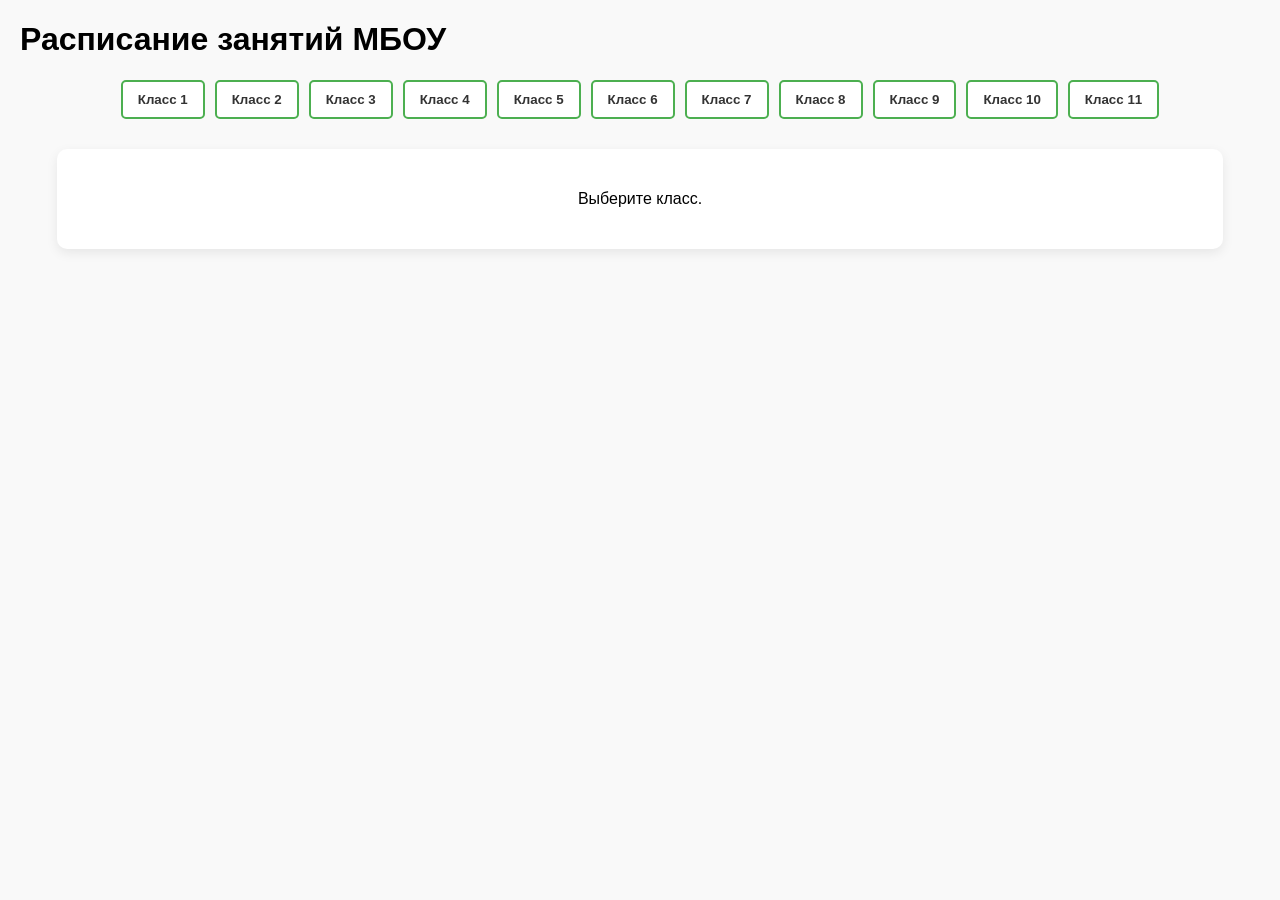
<file: index.html>
<!DOCTYPE html>
<html lang="ru">
<head>
    <meta charset="UTF-8">
    <title>Расписание МБОУ </title>
    <style>
        body { font-family: Arial, sans-serif; margin: 20px; background-color: #f9f9f9; }
        .class-buttons { display: flex; flex-wrap: wrap; justify-content: center; gap: 10px; margin-bottom: 30px; }
        .class-btn { padding: 10px 15px; border: 2px solid #4CAF50; background-color: white; color: #333; cursor: pointer; border-radius: 5px; transition: background-color 0.3s; font-weight: bold; }
        .class-btn.active { background-color: #e8f5e9; }
        .schedule-display { width: 90%; margin: 0 auto; background: white; padding: 25px; border-radius: 10px; box-shadow: 0 4px 12px rgba(0,0,0,0.08); }
        table { width: 100%; border-collapse: collapse; margin-top: 20px; }
        th, td { border: 1px solid #ddd; padding: 12px; text-align: center; }
        th { background-color: #4CAF50; color: white; font-weight: bold; }
        tr:nth-child(even) { background-color: #f2f2f2; }
        
        /* Модальное окно */
        .modal { display: none; position: fixed; z-index: 1000; left: 0; top: 0; width: 100%; height: 100%; overflow: auto; background-color: rgba(0,0,0,0.4); }
        .modal-content {
            background-color: #fff;
            margin: 5% auto;
            padding: 30px;
            border-radius: 10px;
            width: 90%;
            max-width: 700px;
            position: relative;
        }
        .close {
            color: #aaa;
            position: absolute;
            top: 15px;
            right: 25px;
            font-size: 32px;
            font-weight: bold;
            cursor: pointer;
        }
        .close:hover { color: black; }
        
        .password-panel {
            text-align: center;
            margin-bottom: 20px;
        }
        .password-panel input {
            padding: 8px;
            width: calc(50% - 22px);
            margin-right: 10px;
        }
        .password-panel button {
            padding: 8px 16px;
        }
        
        .edit-fields input {
            width: calc(100% - 22px);
            padding: 8px;
            margin-bottom: 15px;
            box-sizing: border-box;
        }
    </style>
</head>
<body>

    <h1>Расписание занятий МБОУ</h1>

    <div class="class-buttons" id="classButtons">
    </div>

    <div class="schedule-display" id="scheduleDisplay">
        <p style="text-align: center;">Выберите класс.</p>
    </div>

    <!-- Модальное окно -->
    <div id="editModal" class="modal">
        <div class="modal-content">
            <span class="close" onclick="closeModal()">×</span>
            
            <h2 id="modalClassTitle">Редактирование расписания</h2>

            <!-- Панель ввода пароля -->
            <div class="password-panel" id="passwordPanel">
                <input type="password" id="passwordInput" placeholder="Введите пароль для редактирования">
                <button onclick="checkPassword()">Войти</button>
                <p id="passwordError" style="color: red;"></p>
            </div>

            <!-- Поля редактирования (скрыты до ввода пароля) -->
            <div class="edit-fields" id="editFields" style="display:none;">
                <label for="daySelect">День недели:</label>
                <select id="daySelect" onchange="loadEditData()">
                    <option value="Понедельник">Понедельник</option>
                    <option value="Вторник">Вторник</option>
                    <option value="Среда">Среда</option>
                    <option value="Четверг">Четверг</option>
                    <option value="Пятница">Пятница</option>
                </select>

                <p><strong>Урок 1:</strong> <input type="text" id="editLesson1"></p>
                <p><strong>Урок 2:</strong> <input type="text" id="editLesson2"></p>
                <p><strong>Урок 3:</strong> <input type="text" id="editLesson3"></p>
                <p><strong>Урок 4:</strong> <input type="text" id="editLesson4"></p>
                <p><strong>Урок 5:</strong> <input type="text" id="editLesson5"></p>
                <p><strong>Урок 6:</strong> <input type="text" id="editLesson6"></p>
                
                <button style="width:100%" onclick="saveEdit()">Сохранить изменения</button>
                <button style="width:100%; margin-top:10px;" onclick="logout()">Выйти из режима редактирования</button>
             </div>

             <!-- Скрытые поля для хранения данных -->
             <input type="hidden" id="currentClassId">
             <input type="hidden" id="currentDay">
         </div>
     </div>

    <script>
        // --- Данные по умолчанию (если LocalStorage пуст) ---
        const DEFAULT_SCHEDULE = {
            "1": {
                "Понедельник": ["Математика", "Русский язык", "Окружающий мир", "Физкультура", "ИЗО", ""],
                "Вторник": ["Литературное чтение", "Англ. язык", "Математика", "Технология", "Музыка", ""],
                "Среда": ["Русский язык", "Математика", "Окр. мир", "Физкультура", "", ""],
                "Четверг": ["Математика", "Русский язык", "Литература", "ИЗО", "", ""],
                "Пятница": ["Физкультура", "Музыка", "Технология", "", "", ""]
            },
            // ... (остальные классы заполняются как в классе "1")
        };

         // Инициализация данных для всех классов (копируем класс 1)
         for (let i = 2; i <= 11; i++) {
             DEFAULT_SCHEDULE[i] = JSON.parse(JSON.stringify(DEFAULT_SCHEDULE["1"]));
         }

         let currentClass = null;
         let isAdmin = false;

         // Функция проверки пароля
         function checkPassword() {
             const input = document.getElementById('passwordInput').value;
             if (input === '0000') {
                 isAdmin = true;
                 document.getElementById('passwordPanel').style.display = 'none';
                 document.getElementById('editFields').style.display = 'block';
                 loadEditData(); // Загрузить данные сразу после входа
                 document.getElementById('passwordError').textContent = '';
             } else {
                 document.getElementById('passwordError').textContent = 'Неверный пароль!';
             }
         }

         function logout() {
             isAdmin = false;
             document.getElementById('passwordPanel').style.display = 'block';
             document.getElementById('editFields').style.display = 'none';
         }

         // Функция получения данных из LocalStorage или из DEFAULT
         function getScheduleData() {
             const savedData = localStorage.getItem('schoolSchedule');
             return savedData ? JSON.parse(savedData) : DEFAULT_SCHEDULE;
         }

         // Функция сохранения данных в LocalStorage
         function saveScheduleData(data) {
             localStorage.setItem('schoolSchedule', JSON.stringify(data));
         }

         // Функция открытия окна редактирования
         function openEditModal(day) {
             if (!currentClass) return alert('Сначала выберите класс!');
             
             document.getElementById('currentClassId').value = currentClass;
             document.getElementById('currentDay').value = day;
             
             // Если пользователь уже в режиме админа, сразу показываем поля
             if (isAdmin) {
                 document.getElementById('passwordPanel').style.display = 'none';
                 document.getElementById('editFields').style.display = 'block';
             } else {
                 document.getElementById('passwordPanel').style.display = 'block';
                 document.getElementById('editFields').style.display = 'none';
                 document.getElementById('passwordError').textContent = '';
             }
             
             loadEditData();
             document.getElementById('editModal').style.display = 'block';
         }

         // Загрузка данных в поля ввода модального окна
         function loadEditData() {
             const classId = document.getElementById('currentClassId').value || currentClass;
             const day = document.getElementById('currentDay').value || document.getElementById('daySelect').value;
             
             const data = getScheduleData();
             const lessons = data[classId][day];
             
             document.getElementById('editLesson1').value = lessons[0] || '';
             document.getElementById('editLesson2').value = lessons[1] || '';
             document.getElementById('editLesson3').value = lessons[2] || '';
             document.getElementById('editLesson4').value = lessons[3] || '';
             document.getElementById('editLesson5').value = lessons[4] || '';
             document.getElementById('editLesson6').value = lessons[5] || '';
             
             document.getElementById('modalClassTitle').textContent = `Редактирование расписания для Класса ${classId} (${day})`;
         }

         // Сохранение изменений из модального окна
         function saveEdit() {
             if (!isAdmin) return alert('Вы не вошли в режим редактирования!');
             
             const classId = document.getElementById('currentClassId').value || currentClass;
             const day = document.getElementById('currentDay').value || document.getElementById('daySelect').value;
             
             const data = getScheduleData(); // Берем текущие данные

             data[classId][day] = [
                 document.getElementById('editLesson1').value.trim(),
                 document.getElementById('editLesson2').value.trim(),
                 document.getElementById('editLesson3').value.trim(),
                 document.getElementById('editLesson4').value.trim(),
                 document.getElementById('editLesson5').value.trim(),
                 document.getElementById('editLesson6').value.trim()
             ];
             
             saveScheduleData(data); // Сохраняем в LocalStorage

             closeModal();
             
             // Обновляем отображение на странице без перезагрузки
             if (currentClass) selectClass(currentClass);
         }
         
         function closeModal() {
              document.getElementById('editModal').style.display = 'none';
          }
          
          window.onclick = function(event) {
              const modal = document.getElementById("editModal");
              if (event.target == modal) {
                  closeModal();
              }
          };

          // --- Функции отображения ---
          function renderClassButtons() {
              const container = document.getElementById('classButtons');
              for (let i = 1; i <= 11; i++) {
                  const btn = document.createElement('button');
                  btn.textContent = `Класс ${i}`;
                  btn.className = 'class-btn';
                  btn.onclick = () => selectClass(i);
                  container.appendChild(btn);
              }
          }

          function selectClass(classNumber) {
              currentClass = classNumber;
              
              // Убираем класс 'active' у всех кнопок
              document.querySelectorAll('.class-btn').forEach(btn => btn.classList.remove('active'));
              // Добавляем класс 'active' нажатой кнопке (найти её сложно без event, поэтому просто по номеру)
              const buttonsArray = Array.from(document.querySelectorAll('.class-btn'));
              buttonsArray[classNumber - 1].classList.add('active');
              
              const display = document.getElementById('scheduleDisplay');
              display.innerHTML = `<h2>Расписание для Класса ${classNumber}</h2>`;
              
              const table = document.createElement('table');
              
              const thead = table.createTHead();
              const headerRow = thead.insertRow();
              ['День недели', '1 урок', '2 урок', '3 урок', '4 урок', '5 урок', '6 урок'].forEach(text => {
                  const th = document.createElement('th');
                  th.textContent = text;
                  headerRow.appendChild(th);
              });
              
              const tbody = table.createTBody();
              const days = ['Понедельник', 'Вторник', 'Среда', 'Четверг', 'Пятница'];
              
              const data = getScheduleData(); // Получаем актуальные данные из хранилища

              days.forEach(day => {
                  const row = tbody.insertRow();
                  row.insertCell().textContent = day;
                  
                  const lessons = data[classNumber][day];
                  lessons.forEach(lessonText => {
                      const cell = row.insertCell();
                      cell.textContent = lessonText || '-';
                      cell.style.cursor = 'pointer';
                      cell.onclick = () => openEditModal(day);
                  });
              });
              
              display.appendChild(table);
          }
          
          window.onload = renderClassButtons;
      </script>
</body>
</html>
</file>
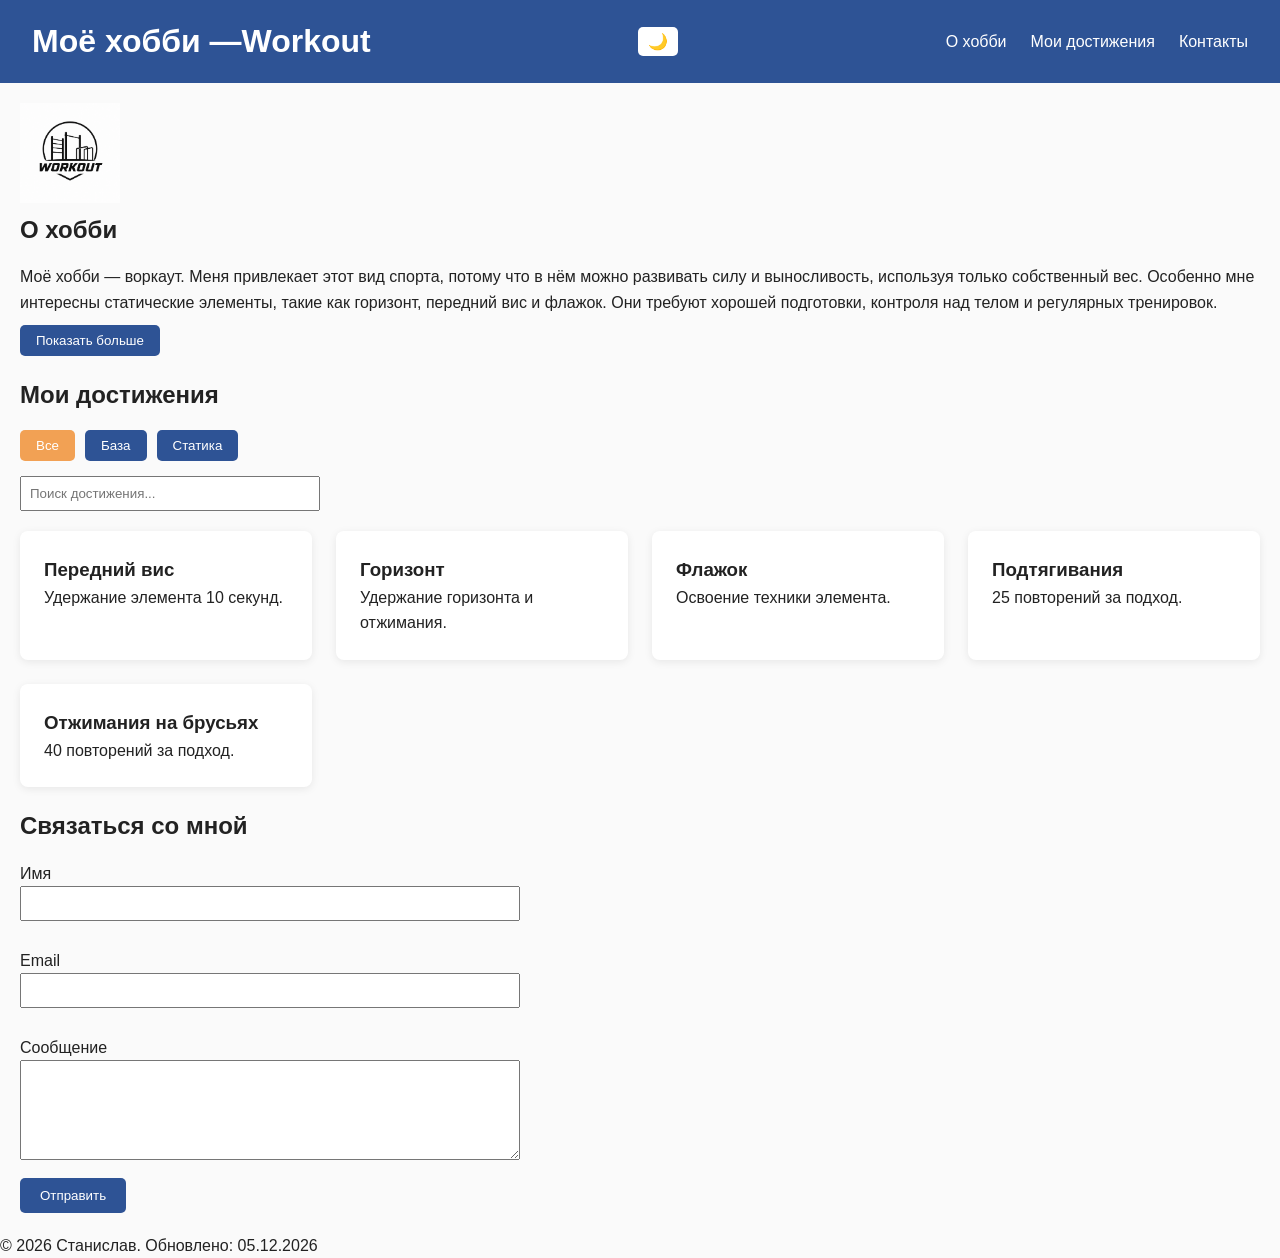
<file: index1.html>
<!DOCTYPE html>
<html lang="ru">
<head>
    <meta charset="UTF-8">
    <meta name="viewport" content="width=device-width, initial-scale=1.0">
    <title>Моё хобби —Workout</title>
    <link rel="stylesheet" href="style.css">
</head>
<body>

<header>
    <h1>Моё хобби —Workout</h1>
    <button id="theme-toggle" aria-label="Переключить тему">🌙</button>
    <button class="burger" id="burger-btn" aria-label="Открыть меню">
  ☰
</button>

    <nav>
        <a href="#about">О хобби</a>
        <a href="#projects">Мои достижения</a>
        <a href="#contact">Контакты</a>
    </nav>
</header>

<main>
    <section id="about">
        <img src="img/log.png" alt="Логотип" width="100">
        <h2>О хобби</h2>
        <p> Моё хобби — воркаут. Меня привлекает этот вид спорта, потому что в нём можно
        развивать силу и выносливость, используя только собственный вес. Особенно
        мне интересны статические элементы, такие как горизонт, передний вис и флажок.
        Они требуют хорошей подготовки, контроля над телом и регулярных тренировок.</p>
        <div class="extra-info" id="extra-info">
        <p> Сейчас работаю над улучшением техники и увеличением времени удержания элементов.</p>
</div>

        <button id="toggle-btn">Показать больше</button>
    </section>
    
    <section id="projects">
    <h2>Мои достижения</h2>

    <div class="filters">
        <button data-filter="all" class="active">Все</button>
        <button data-filter="strength">База</button>
        <button data-filter="static">Статика</button>
    </div>

    <input type="text" id="search-input" placeholder="Поиск достижения...">

    <div class="projects-grid" id="projects-grid"></div>
    </section>

    <section id="contact">
        <h2>Связаться со мной</h2>

            <form id="contact-form">

            <label for="name">Имя</label>
            <input type="text" id="name" name="name">
            <span class="error" id="name-error"></span>

            <label for="email">Email</label>
            <input type="text" id="email" name="email">
            <span class="error" id="email-error"></span>

            <label for="message">Сообщение</label>
            <textarea id="message" name="message"></textarea>

            <button type="submit">Отправить</button>

        </form>
    </section>
</main>

<footer>
    <p>&copy; 2026 Станислав. Обновлено: <span id="update-date"></span></p>
</footer>

<script src="script.js"></script>

</body>
</html>
</file>
<file: style.css>
* {
    margin: 0;
    padding: 0;
    box-sizing: border-box;
}

:root {
    --color-primary: #2e5395;
    --color-accent: #f2a154;
    --color-bg-light: #eaf1fb;
}

body {
    font-family: "Segoe UI", Arial, sans-serif;
    line-height: 1.6;
    color: #222;
    background-color: #fafafa;
}

header {
    display: flex;
    justify-content: space-between;
    align-items: center;
    padding: 1rem 2rem;
    background-color: var(--color-primary);
    color: white;
}

nav {
    display: flex;
    gap: 1.5rem;
}

nav a {
    color: white;
    text-decoration: none;
    font-weight: 500;
    transition: color 0.2s ease;
}

nav a:hover {
    color: var(--color-accent);
}

nav a.active {
    text-decoration: underline;
    color: var(--color-accent);
}

.projects-grid {
    display: grid;
    grid-template-columns: repeat(auto-fit, minmax(260px, 1fr));
    gap: 1.5rem;
}

.projects-grid article {
    background: white;
    border-radius: 8px;
    padding: 1.5rem;
    box-shadow: 0 2px 8px rgba(0,0,0,0.08);

    transition: transform 0.3s ease, box-shadow 0.3s ease;
    animation: fadeInUp 0.6s ease forwards;
}

.projects-grid article:hover {
    transform: translateY(-6px);
    box-shadow: 0 10px 24px rgba(0,0,0,0.15);
}

.projects-grid article:nth-child(2) {
    animation-delay: 0.15s;
}

.projects-grid article:nth-child(3) {
    animation-delay: 0.3s;
}

.burger {
    display: none;
    font-size: 1.8rem;
    background: none;
    border: none;
    color: white;
    cursor: pointer;
}

button {
    padding: 8px 16px;
    border: none;
    border-radius: 5px;
    background-color: var(--color-primary);
    color: white;
    cursor: pointer;
    transition: background-color 0.2s ease, transform 0.1s ease;
}

button:hover {
    background-color: var(--color-accent);
}

button:active {
    transform: scale(0.97);
}

.extra-info {
    max-height: 0;
    overflow: hidden;
    transition: max-height 0.4s ease;
}

.extra-info.expanded {
    max-height: 500px;
}

body.dark-theme {
    background-color: #1a1a1a;
    color: #eaeaea;
}

body.dark-theme header {
    background-color: #111;
}

body.dark-theme .projects-grid article {
    background-color: #2a2a2a;
    color: #eaeaea;
}

.error {
    display: block;
    color: #d33;
    font-size: 0.85rem;
    min-height: 1.2em;
}

.filters {
    display: flex;
    gap: 10px;
    margin: 15px 0;
}

.filters button {
    padding: 8px 16px;
    border: none;
    background: var(--color-primary);
    color: white;
    border-radius: 5px;
    cursor: pointer;
}

.filters button.active {
    background: var(--color-accent);
}

#search-input {
    padding: 8px;
    width: 300px;
    margin-bottom: 20px;
}

.project-card {
    background: white;
    border-radius: 8px;
    padding: 1.5rem;
    box-shadow: 0 2px 8px rgba(0,0,0,0.08);
}

section {
    margin: 20px;
}

h2 {
    margin-bottom: 15px;
}

#contact-form {
    max-width: 500px;
}

#contact-form input,
#contact-form textarea {
    width: 100%;
    padding: 8px;
    margin-bottom: 10px;
}

textarea {
    width: 100%;
    min-height: 100px;
    resize: vertical;
}

#theme-toggle {
    background: white;
    border: none;
    border-radius: 5px;
    padding: 5px 10px;
    cursor: pointer;
    font-size: 1rem;
}

@keyframes fadeInUp {
    from {
        opacity: 0;
        transform: translateY(20px);
    }

    to {
        opacity: 1;
        transform: translateY(0);
    }
}

@media (max-width: 768px) {
    .burger {
        display: block;
    }

    nav {
        display: none;
        flex-direction: column;
        position: absolute;
        top: 60px;
        right: 0;
        background: var(--color-primary);
        width: 100%;
        padding: 1rem;
    }

    nav.open {
        display: flex;
    }

    #search-input {
        width: 100%;
    }
}
#toggle-btn {
    margin-top: 10px;
}

#contact-form button {
    width: fit-content;
    padding: 10px 20px;
}
</file>
